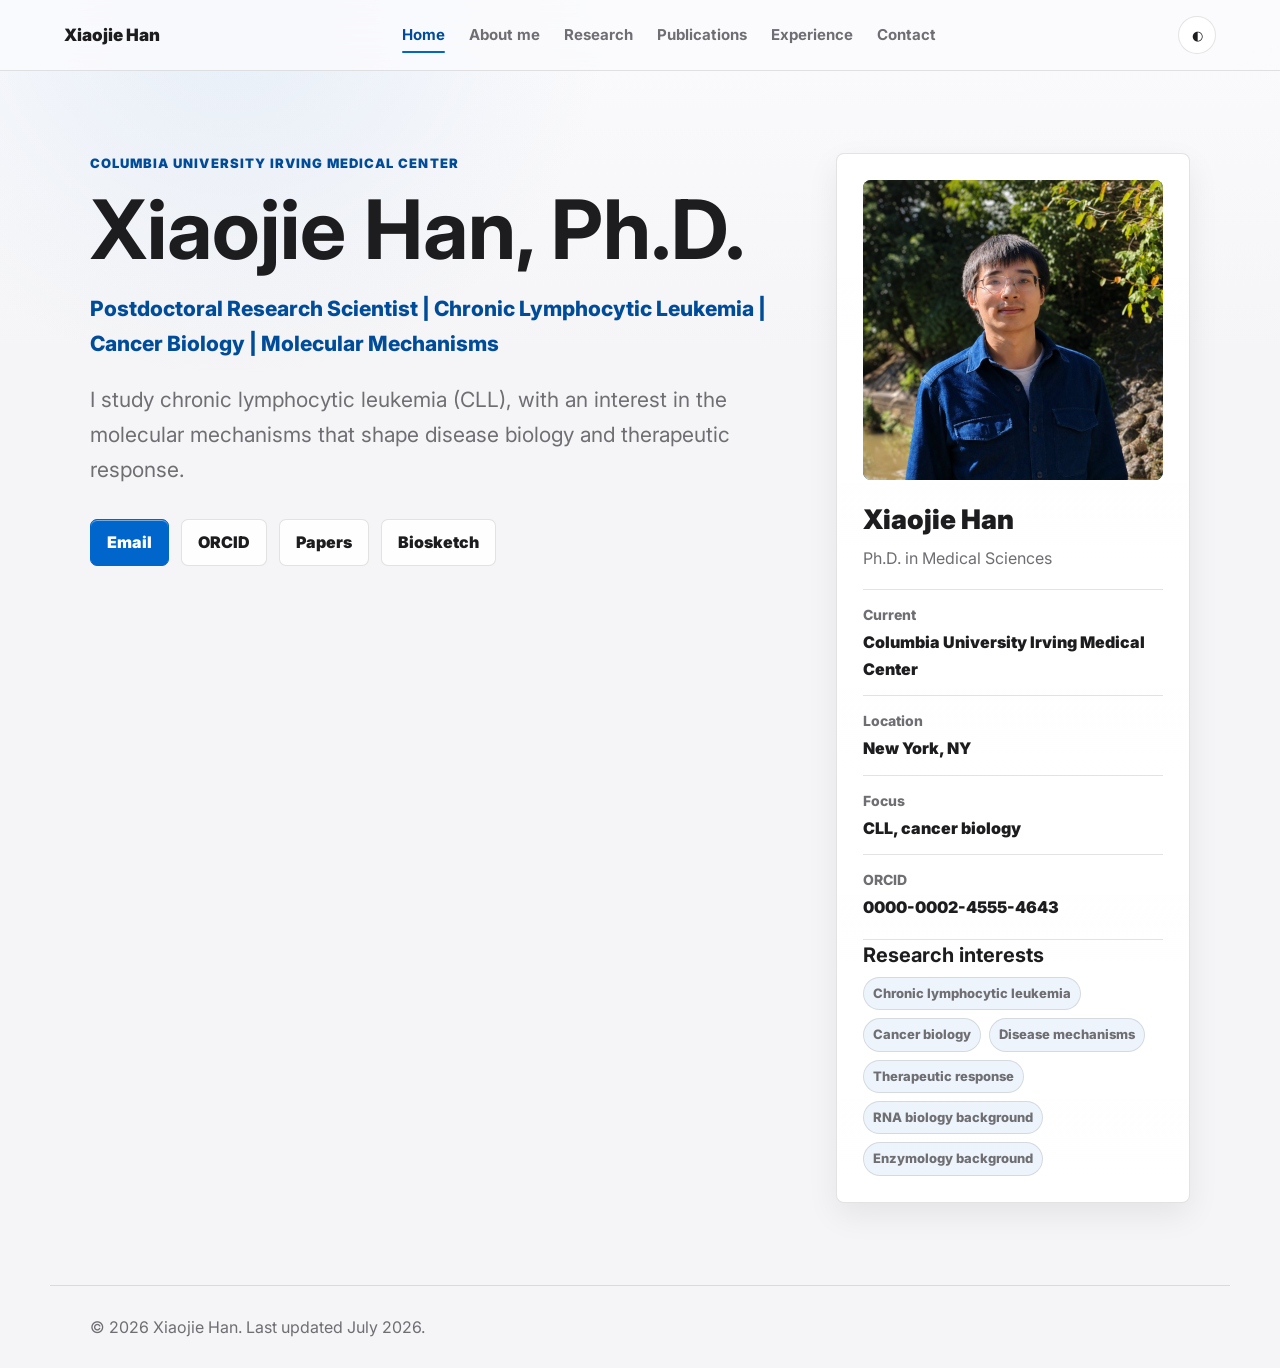
<file: index.html>
<!doctype html>
<html lang="en">
  <head>
    <meta charset="UTF-8" />
    <meta name="viewport" content="width=device-width, initial-scale=1.0" />
    <meta
      name="description"
      content="Xiaojie Han, Ph.D. Postdoctoral Research Scientist at Columbia University Irving Medical Center. Current research focuses on chronic lymphocytic leukemia (CLL), cancer biology, and molecular mechanisms of disease."
    />
    <title>Xiaojie Han, Ph.D. | CLL Researcher</title>
    <link rel="icon" href="assets/favicon.svg" type="image/svg+xml" />
    <meta property="og:type" content="website" />
    <meta property="og:title" content="Xiaojie Han, Ph.D. | CLL Researcher" />
    <meta
      property="og:description"
      content="Postdoctoral Research Scientist at Columbia University Irving Medical Center studying chronic lymphocytic leukemia (CLL)."
    />
    <meta property="og:url" content="https://hxjovo.github.io/" />
    <meta property="og:image" content="https://hxjovo.github.io/assets/og-image.svg" />
    <meta name="twitter:card" content="summary_large_image" />
    <link rel="preconnect" href="https://fonts.googleapis.com" />
    <link rel="preconnect" href="https://fonts.gstatic.com" crossorigin />
    <link
      href="https://fonts.googleapis.com/css2?family=Inter:wght@400;500;700;800;900&family=Noto+Sans+SC:wght@400;500;700&display=swap"
      rel="stylesheet"
    />
    <link rel="stylesheet" href="styles.css" />
  </head>
  <body>
    <header class="site-header">
      <a class="brand" href="index.html">Xiaojie Han</a>
      <nav class="nav-links" aria-label="Primary navigation">
        <a class="active" href="index.html">Home</a>
        <a href="about.html">About me</a>
        <a href="research.html">Research</a>
        <a href="publications.html">Publications</a>
        <a href="experience.html">Experience</a>
        <a href="contact.html">Contact</a>
      </nav>
      <button class="theme-toggle" type="button" aria-label="Toggle dark mode">
        <span aria-hidden="true">◐</span>
      </button>
    </header>

    <main>
      <section class="hero" id="home">
        <div class="hero-copy">
          <p class="eyebrow">Columbia University Irving Medical Center</p>
          <h1>Xiaojie Han, Ph.D.</h1>
          <p class="role-line">
            Postdoctoral Research Scientist | Chronic Lymphocytic Leukemia |
            Cancer Biology | Molecular Mechanisms
          </p>
          <p class="lead">
            I study chronic lymphocytic leukemia (CLL), with an interest in the
            molecular mechanisms that shape disease biology and therapeutic
            response.
          </p>
          <div class="social-links" aria-label="Academic and contact links">
            <a href="mailto:xh2747@cumc.columbia.edu" aria-label="Email">Email</a>
            <a href="https://orcid.org/0000-0002-4555-4643" aria-label="ORCID">
              ORCID
            </a>
            <a href="publications.html" aria-label="Publications">Papers</a>
            <a href="experience.html" aria-label="Biosketch">Biosketch</a>
          </div>
        </div>

        <aside class="profile-panel" aria-label="Profile summary and research interests">
          <div class="portrait">
            <img src="assets/profile.jpg" alt="Xiaojie Han portrait" />
          </div>
          <div>
            <p class="profile-name">Xiaojie Han</p>
            <p class="profile-role">Ph.D. in Medical Sciences</p>
          </div>
          <dl class="quick-facts">
            <div>
              <dt>Current</dt>
              <dd>Columbia University Irving Medical Center</dd>
            </div>
            <div>
              <dt>Location</dt>
              <dd>New York, NY</dd>
            </div>
            <div>
              <dt>Focus</dt>
              <dd>CLL, cancer biology</dd>
            </div>
            <div>
              <dt>ORCID</dt>
              <dd>
                <a href="https://orcid.org/0000-0002-4555-4643">
                  0000-0002-4555-4643
                </a>
              </dd>
            </div>
          </dl>
          <div class="interest-list">
            <h2>Research interests</h2>
            <ul>
              <li>Chronic lymphocytic leukemia</li>
              <li>Cancer biology</li>
              <li>Disease mechanisms</li>
              <li>Therapeutic response</li>
              <li>RNA biology background</li>
              <li>Enzymology background</li>
            </ul>
          </div>
        </aside>
      </section>
    </main>

    <footer class="site-footer">
      <p>© <span id="year"></span> Xiaojie Han. Last updated July 2026.</p>
    </footer>

    <script src="script.js"></script>
  </body>
</html>
</file>
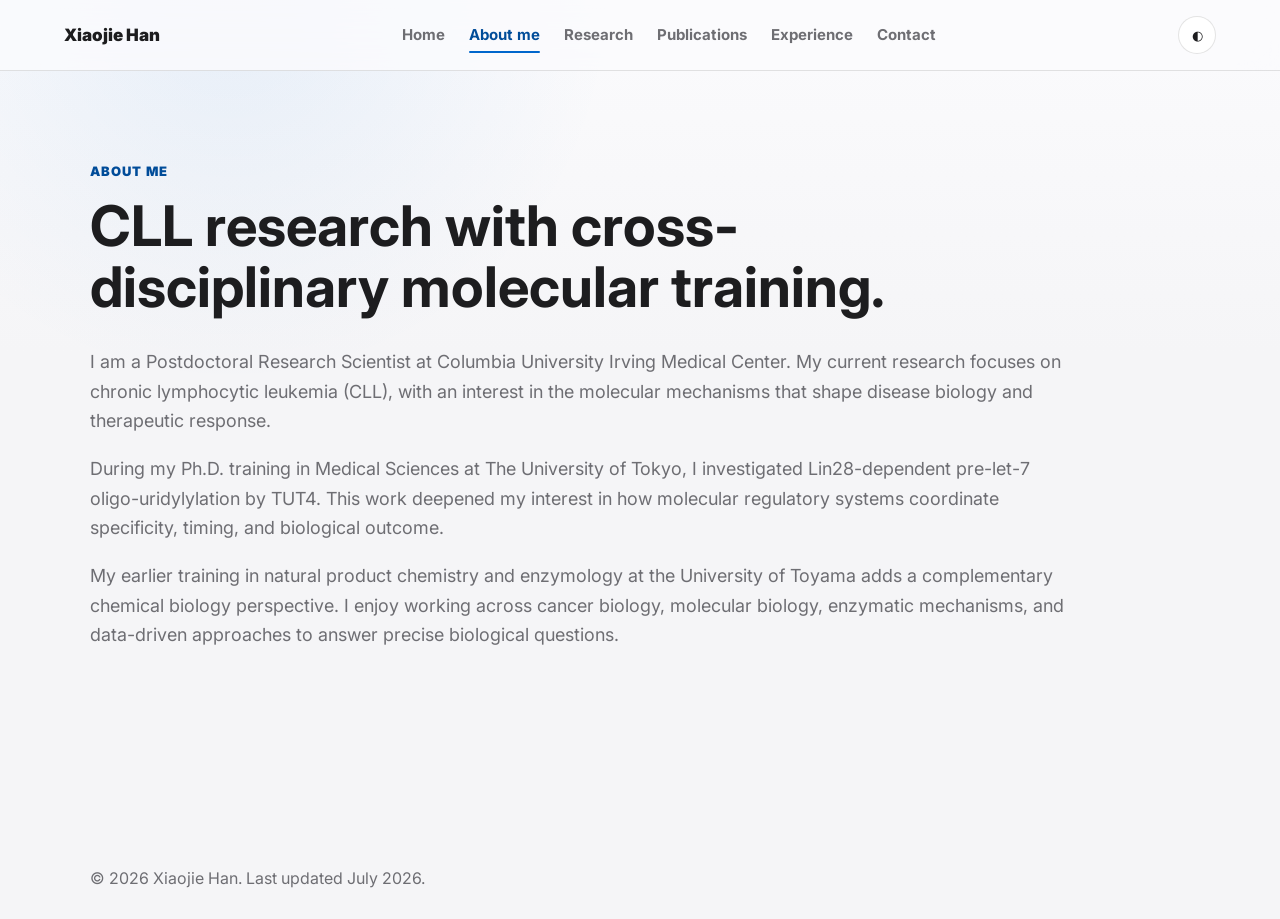
<file: about.html>
<!doctype html>
<html lang="en">
  <head>
    <meta charset="UTF-8" />
    <meta name="viewport" content="width=device-width, initial-scale=1.0" />
    <meta name="description" content="About Xiaojie Han, Ph.D." />
    <title>About me | Xiaojie Han, Ph.D.</title>
    <link rel="icon" href="assets/favicon.svg" type="image/svg+xml" />
    <meta property="og:type" content="website" />
    <meta property="og:title" content="About me | Xiaojie Han, Ph.D." />
    <meta property="og:description" content="About Xiaojie Han, Ph.D., a chronic lymphocytic leukemia researcher at Columbia University Irving Medical Center." />
    <meta property="og:url" content="https://hxjovo.github.io/about.html" />
    <meta property="og:image" content="https://hxjovo.github.io/assets/og-image.svg" />
    <meta name="twitter:card" content="summary_large_image" />
    <link rel="preconnect" href="https://fonts.googleapis.com" />
    <link rel="preconnect" href="https://fonts.gstatic.com" crossorigin />
    <link
      href="https://fonts.googleapis.com/css2?family=Inter:wght@400;500;700;800;900&family=Noto+Sans+SC:wght@400;500;700&display=swap"
      rel="stylesheet"
    />
    <link rel="stylesheet" href="styles.css" />
  </head>
  <body>
    <header class="site-header">
      <a class="brand" href="index.html">Xiaojie Han</a>
      <nav class="nav-links" aria-label="Primary navigation">
        <a href="index.html">Home</a>
        <a class="active" href="about.html">About me</a>
        <a href="research.html">Research</a>
        <a href="publications.html">Publications</a>
        <a href="experience.html">Experience</a>
        <a href="contact.html">Contact</a>
      </nav>
      <button class="theme-toggle" type="button" aria-label="Toggle dark mode">
        <span aria-hidden="true">◐</span>
      </button>
    </header>

    <main>
      <section class="section about-section page-section">
        <div class="section-heading">
          <p class="eyebrow">About me</p>
          <h1>CLL research with cross-disciplinary molecular training.</h1>
        </div>
        <div class="about-copy">
          <p>
            I am a Postdoctoral Research Scientist at Columbia University Irving
            Medical Center. My current research focuses on chronic lymphocytic
            leukemia (CLL), with an interest in the molecular mechanisms that
            shape disease biology and therapeutic response.
          </p>
          <p>
            During my Ph.D. training in Medical Sciences at The University of
            Tokyo, I investigated Lin28-dependent pre-let-7 oligo-uridylylation
            by TUT4. This work deepened my interest in how molecular regulatory
            systems coordinate specificity, timing, and biological outcome.
          </p>
          <p>
            My earlier training in natural product chemistry and enzymology at
            the University of Toyama adds a complementary chemical biology
            perspective. I enjoy working across cancer biology, molecular
            biology, enzymatic mechanisms, and data-driven approaches to answer
            precise biological questions.
          </p>
        </div>
      </section>
    </main>

    <footer class="site-footer">
      <p>© <span id="year"></span> Xiaojie Han. Last updated July 2026.</p>
    </footer>
    <script src="script.js"></script>
  </body>
</html>
</file>
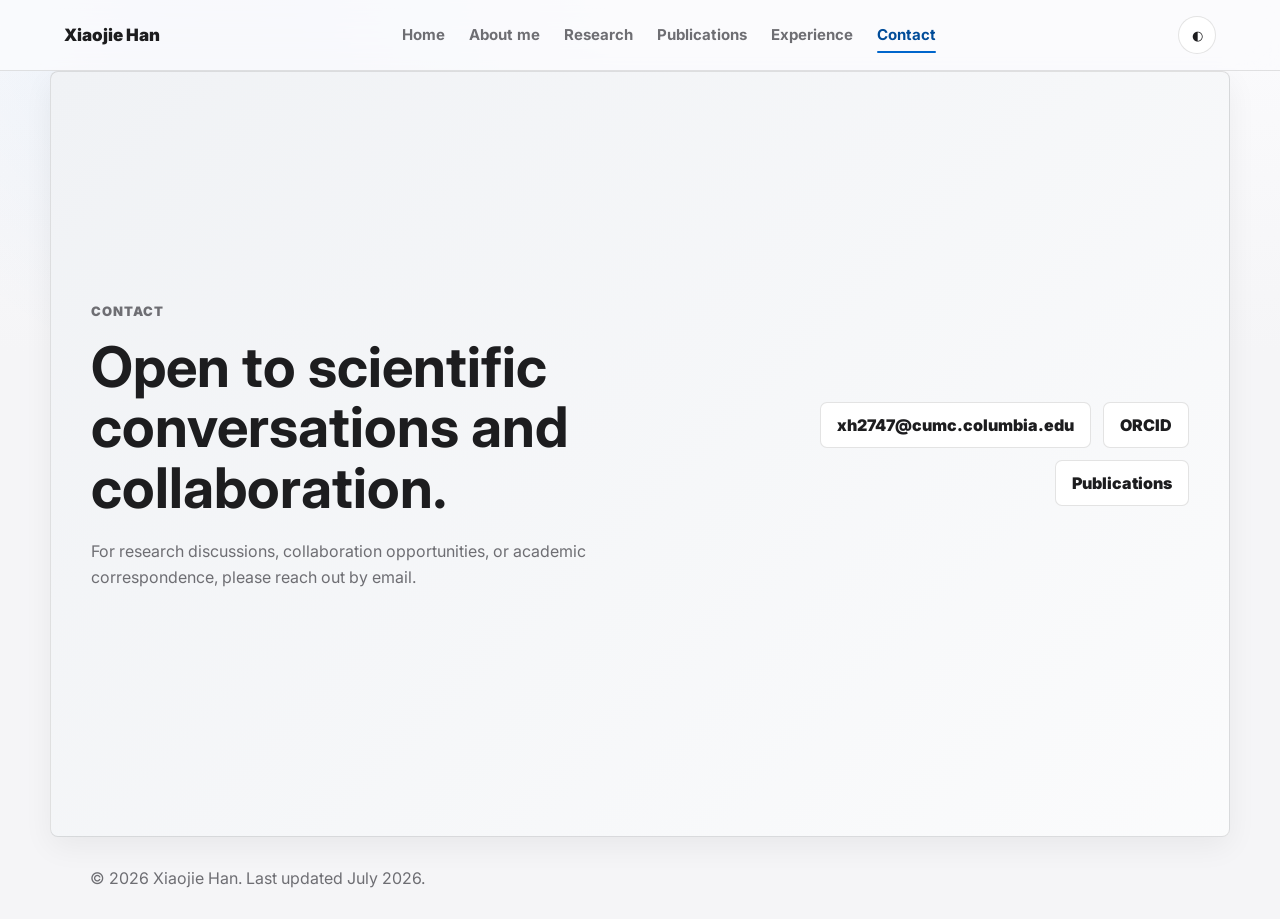
<file: contact.html>
<!doctype html>
<html lang="en">
  <head>
    <meta charset="UTF-8" />
    <meta name="viewport" content="width=device-width, initial-scale=1.0" />
    <meta name="description" content="Contact Xiaojie Han, Ph.D." />
    <title>Contact | Xiaojie Han, Ph.D.</title>
    <link rel="icon" href="assets/favicon.svg" type="image/svg+xml" />
    <meta property="og:type" content="website" />
    <meta property="og:title" content="Contact | Xiaojie Han, Ph.D." />
    <meta property="og:description" content="Contact Xiaojie Han, Ph.D. for research discussions and academic correspondence." />
    <meta property="og:url" content="https://hxjovo.github.io/contact.html" />
    <meta property="og:image" content="https://hxjovo.github.io/assets/og-image.svg" />
    <meta name="twitter:card" content="summary_large_image" />
    <link rel="preconnect" href="https://fonts.googleapis.com" />
    <link rel="preconnect" href="https://fonts.gstatic.com" crossorigin />
    <link
      href="https://fonts.googleapis.com/css2?family=Inter:wght@400;500;700;800;900&family=Noto+Sans+SC:wght@400;500;700&display=swap"
      rel="stylesheet"
    />
    <link rel="stylesheet" href="styles.css" />
  </head>
  <body>
    <header class="site-header">
      <a class="brand" href="index.html">Xiaojie Han</a>
      <nav class="nav-links" aria-label="Primary navigation">
        <a href="index.html">Home</a>
        <a href="about.html">About me</a>
        <a href="research.html">Research</a>
        <a href="publications.html">Publications</a>
        <a href="experience.html">Experience</a>
        <a class="active" href="contact.html">Contact</a>
      </nav>
      <button class="theme-toggle" type="button" aria-label="Toggle dark mode">
        <span aria-hidden="true">◐</span>
      </button>
    </header>

    <main>
      <section class="contact-section page-section">
        <div>
          <p class="eyebrow">Contact</p>
          <h1>Open to scientific conversations and collaboration.</h1>
          <p>
            For research discussions, collaboration opportunities, or academic
            correspondence, please reach out by email.
          </p>
        </div>
        <div class="contact-links">
          <a href="mailto:xh2747@cumc.columbia.edu">xh2747@cumc.columbia.edu</a>
          <a href="https://orcid.org/0000-0002-4555-4643">ORCID</a>
          <a href="publications.html">Publications</a>
        </div>
      </section>
    </main>

    <footer class="site-footer">
      <p>© <span id="year"></span> Xiaojie Han. Last updated July 2026.</p>
    </footer>
    <script src="script.js"></script>
  </body>
</html>
</file>
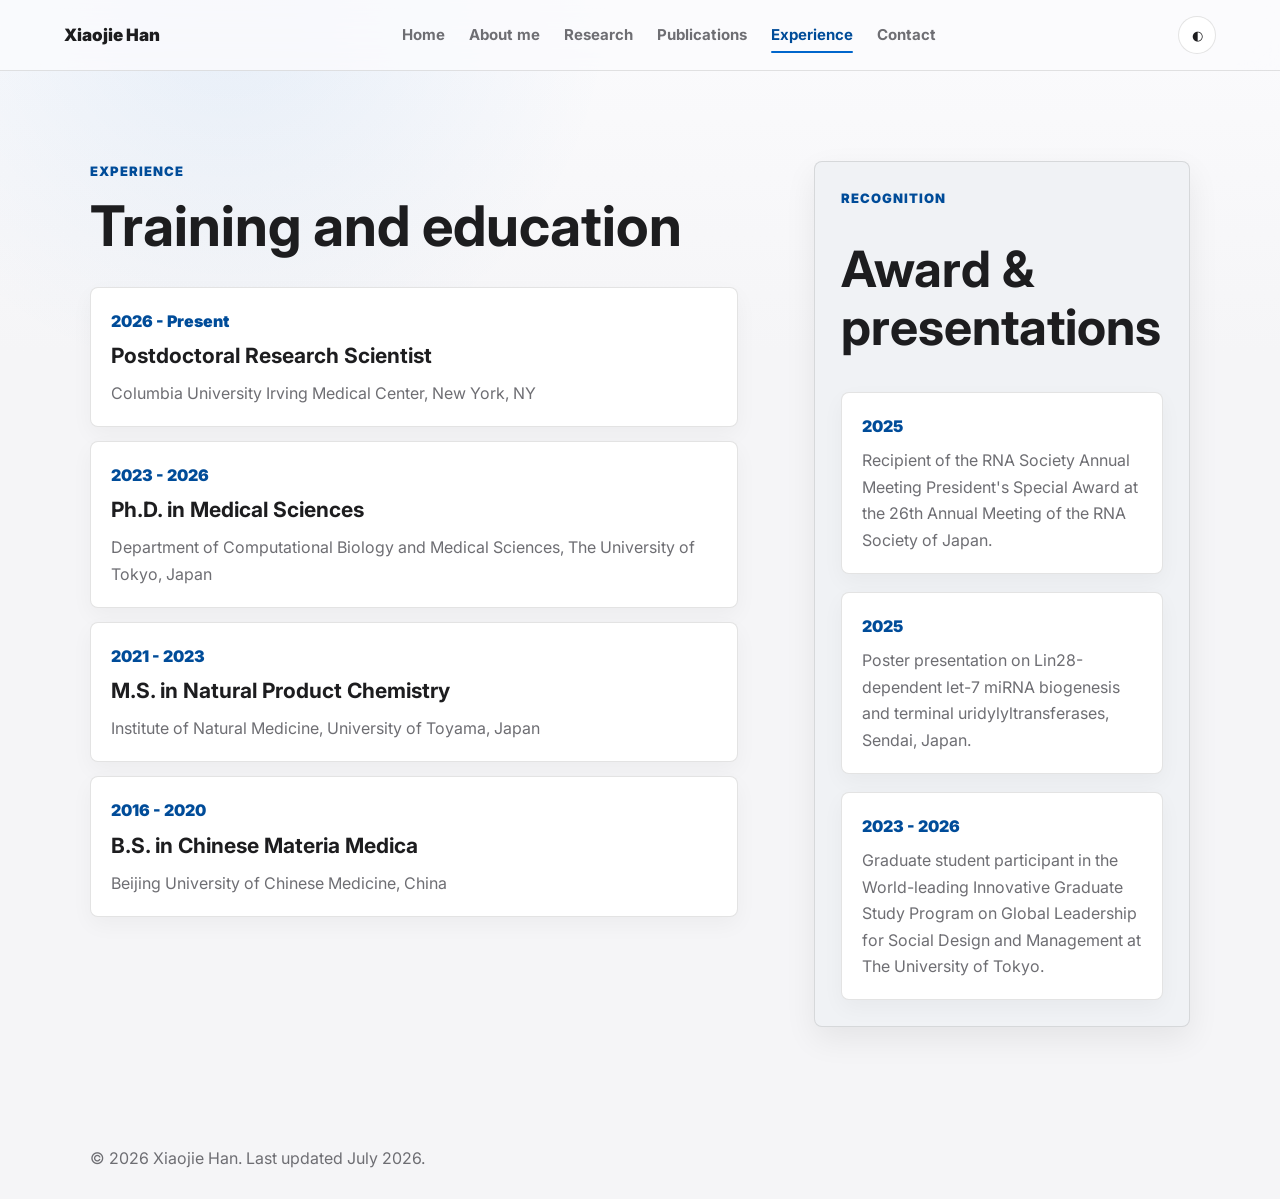
<file: experience.html>
<!doctype html>
<html lang="en">
  <head>
    <meta charset="UTF-8" />
    <meta name="viewport" content="width=device-width, initial-scale=1.0" />
    <meta name="description" content="Experience and education of Xiaojie Han, Ph.D." />
    <title>Experience | Xiaojie Han, Ph.D.</title>
    <link rel="icon" href="assets/favicon.svg" type="image/svg+xml" />
    <meta property="og:type" content="website" />
    <meta property="og:title" content="Experience | Xiaojie Han, Ph.D." />
    <meta property="og:description" content="Training, education, awards, and presentations of Xiaojie Han, Ph.D." />
    <meta property="og:url" content="https://hxjovo.github.io/experience.html" />
    <meta property="og:image" content="https://hxjovo.github.io/assets/og-image.svg" />
    <meta name="twitter:card" content="summary_large_image" />
    <link rel="preconnect" href="https://fonts.googleapis.com" />
    <link rel="preconnect" href="https://fonts.gstatic.com" crossorigin />
    <link
      href="https://fonts.googleapis.com/css2?family=Inter:wght@400;500;700;800;900&family=Noto+Sans+SC:wght@400;500;700&display=swap"
      rel="stylesheet"
    />
    <link rel="stylesheet" href="styles.css" />
  </head>
  <body>
    <header class="site-header">
      <a class="brand" href="index.html">Xiaojie Han</a>
      <nav class="nav-links" aria-label="Primary navigation">
        <a href="index.html">Home</a>
        <a href="about.html">About me</a>
        <a href="research.html">Research</a>
        <a href="publications.html">Publications</a>
        <a class="active" href="experience.html">Experience</a>
        <a href="contact.html">Contact</a>
      </nav>
      <button class="theme-toggle" type="button" aria-label="Toggle dark mode">
        <span aria-hidden="true">◐</span>
      </button>
    </header>

    <main>
      <section class="section two-column page-section">
        <div>
          <div class="section-heading">
            <p class="eyebrow">Experience</p>
            <h1>Training and education</h1>
          </div>
          <div class="timeline">
            <article>
              <span>2026 - Present</span>
              <h3>Postdoctoral Research Scientist</h3>
              <p>Columbia University Irving Medical Center, New York, NY</p>
            </article>
            <article>
              <span>2023 - 2026</span>
              <h3>Ph.D. in Medical Sciences</h3>
              <p>
                Department of Computational Biology and Medical Sciences,
                The University of Tokyo, Japan
              </p>
            </article>
            <article>
              <span>2021 - 2023</span>
              <h3>M.S. in Natural Product Chemistry</h3>
              <p>Institute of Natural Medicine, University of Toyama, Japan</p>
            </article>
            <article>
              <span>2016 - 2020</span>
              <h3>B.S. in Chinese Materia Medica</h3>
              <p>Beijing University of Chinese Medicine, China</p>
            </article>
          </div>
        </div>
        <aside class="highlight-panel">
          <p class="eyebrow">Recognition</p>
          <h2>Award & presentations</h2>
          <div class="highlight-item">
            <span>2025</span>
            <p>
              Recipient of the RNA Society Annual Meeting President's Special
              Award at the 26th Annual Meeting of the RNA Society of Japan.
            </p>
          </div>
          <div class="highlight-item">
            <span>2025</span>
            <p>
              Poster presentation on Lin28-dependent let-7 miRNA biogenesis and
              terminal uridylyltransferases, Sendai, Japan.
            </p>
          </div>
          <div class="highlight-item">
            <span>2023 - 2026</span>
            <p>
              Graduate student participant in the World-leading Innovative
              Graduate Study Program on Global Leadership for Social Design and
              Management at The University of Tokyo.
            </p>
          </div>
        </aside>
      </section>
    </main>

    <footer class="site-footer">
      <p>© <span id="year"></span> Xiaojie Han. Last updated July 2026.</p>
    </footer>
    <script src="script.js"></script>
  </body>
</html>
</file>
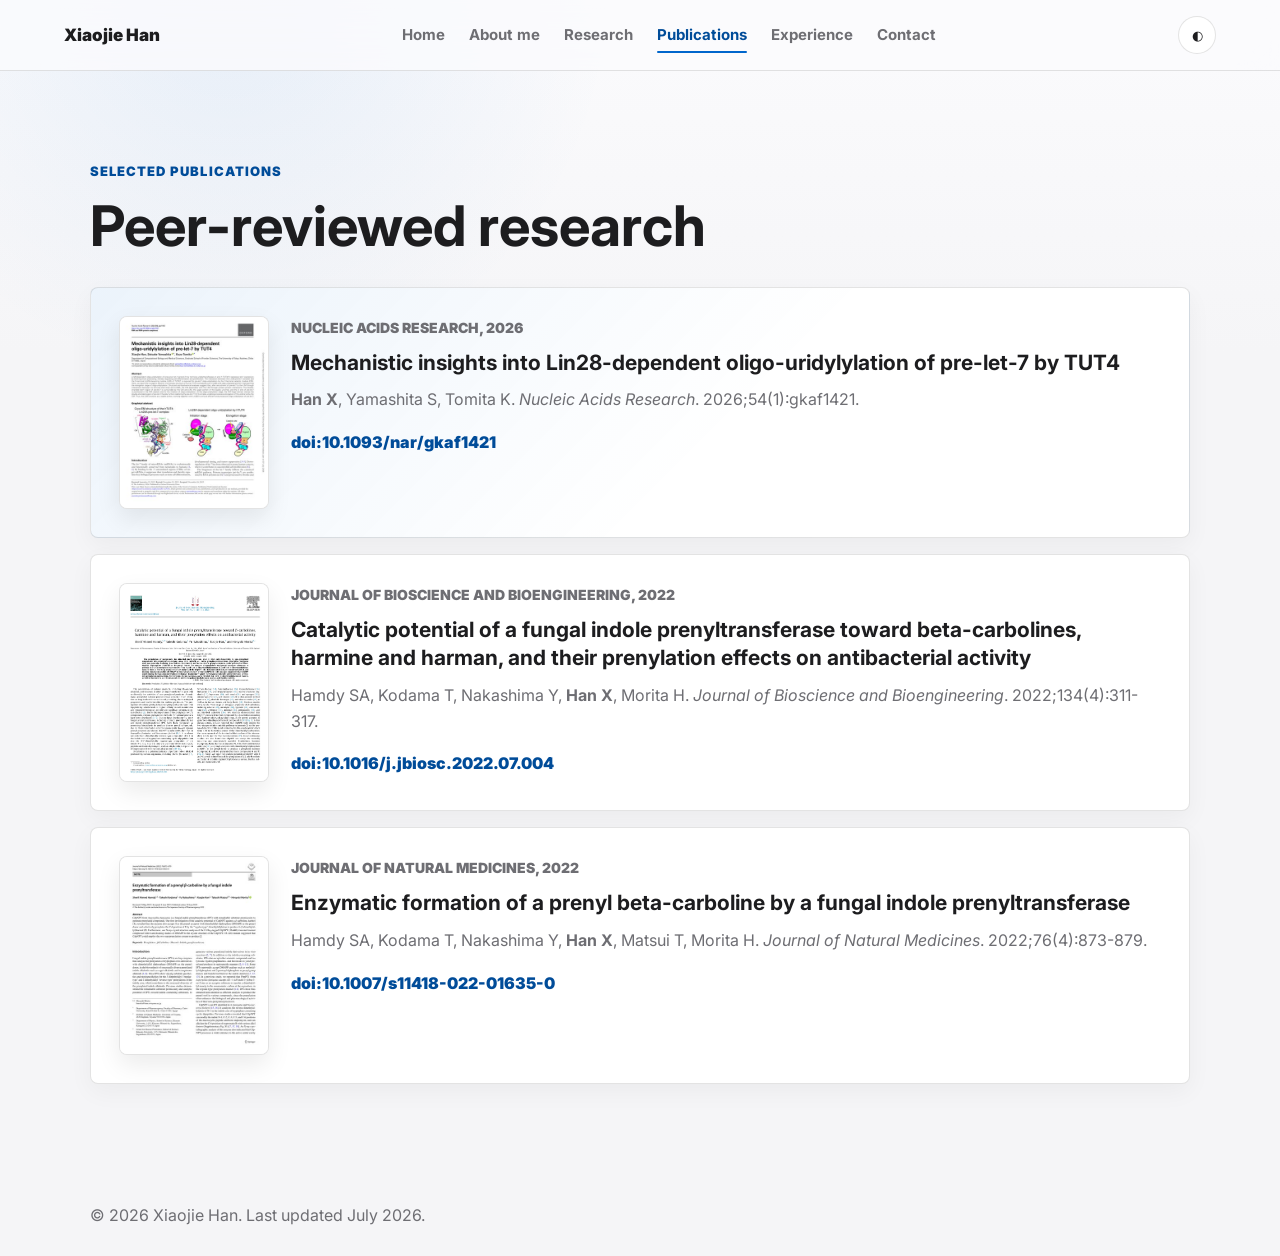
<file: publications.html>
<!doctype html>
<html lang="en">
  <head>
    <meta charset="UTF-8" />
    <meta name="viewport" content="width=device-width, initial-scale=1.0" />
    <meta name="description" content="Publications by Xiaojie Han, Ph.D." />
    <title>Publications | Xiaojie Han, Ph.D.</title>
    <link rel="icon" href="assets/favicon.svg" type="image/svg+xml" />
    <meta property="og:type" content="website" />
    <meta property="og:title" content="Publications | Xiaojie Han, Ph.D." />
    <meta property="og:description" content="Selected peer-reviewed publications by Xiaojie Han, Ph.D." />
    <meta property="og:url" content="https://hxjovo.github.io/publications.html" />
    <meta property="og:image" content="https://hxjovo.github.io/assets/og-image.svg" />
    <meta name="twitter:card" content="summary_large_image" />
    <link rel="preconnect" href="https://fonts.googleapis.com" />
    <link rel="preconnect" href="https://fonts.gstatic.com" crossorigin />
    <link
      href="https://fonts.googleapis.com/css2?family=Inter:wght@400;500;700;800;900&family=Noto+Sans+SC:wght@400;500;700&display=swap"
      rel="stylesheet"
    />
    <link rel="stylesheet" href="styles.css" />
  </head>
  <body>
    <header class="site-header">
      <a class="brand" href="index.html">Xiaojie Han</a>
      <nav class="nav-links" aria-label="Primary navigation">
        <a href="index.html">Home</a>
        <a href="about.html">About me</a>
        <a href="research.html">Research</a>
        <a class="active" href="publications.html">Publications</a>
        <a href="experience.html">Experience</a>
        <a href="contact.html">Contact</a>
      </nav>
      <button class="theme-toggle" type="button" aria-label="Toggle dark mode">
        <span aria-hidden="true">◐</span>
      </button>
    </header>

    <main>
      <section class="section page-section">
        <div class="section-heading">
          <p class="eyebrow">Selected Publications</p>
          <h1>Peer-reviewed research</h1>
        </div>
        <div class="publication-list">
          <article class="publication featured">
            <img
              class="publication-thumb"
              src="assets/pub-nar-2026.jpg"
              alt="Title page thumbnail for the Nucleic Acids Research paper"
            />
            <div class="publication-body">
              <p class="pub-meta">Nucleic Acids Research, 2026</p>
              <h3>
                Mechanistic insights into Lin28-dependent oligo-uridylylation of
                pre-let-7 by TUT4
              </h3>
              <p>
                <strong>Han X</strong>, Yamashita S, Tomita K.
                <em>Nucleic Acids Research</em>. 2026;54(1):gkaf1421.
              </p>
              <a href="https://doi.org/10.1093/nar/gkaf1421">doi:10.1093/nar/gkaf1421</a>
            </div>
          </article>
          <article class="publication">
            <img
              class="publication-thumb"
              src="assets/pub-jbb-2022.jpg"
              alt="Title page thumbnail for the Journal of Bioscience and Bioengineering paper"
            />
            <div class="publication-body">
              <p class="pub-meta">Journal of Bioscience and Bioengineering, 2022</p>
              <h3>
                Catalytic potential of a fungal indole prenyltransferase toward
                beta-carbolines, harmine and harman, and their prenylation effects
                on antibacterial activity
              </h3>
              <p>
                Hamdy SA, Kodama T, Nakashima Y, <strong>Han X</strong>, Morita H.
                <em>Journal of Bioscience and Bioengineering</em>.
                2022;134(4):311-317.
              </p>
              <a href="https://doi.org/10.1016/j.jbiosc.2022.07.004">
                doi:10.1016/j.jbiosc.2022.07.004
              </a>
            </div>
          </article>
          <article class="publication">
            <img
              class="publication-thumb"
              src="assets/pub-jnm-2022.jpg"
              alt="Title page thumbnail for the Journal of Natural Medicines paper"
            />
            <div class="publication-body">
              <p class="pub-meta">Journal of Natural Medicines, 2022</p>
              <h3>
                Enzymatic formation of a prenyl beta-carboline by a fungal indole
                prenyltransferase
              </h3>
              <p>
                Hamdy SA, Kodama T, Nakashima Y, <strong>Han X</strong>, Matsui T,
                Morita H. <em>Journal of Natural Medicines</em>. 2022;76(4):873-879.
              </p>
              <a href="https://doi.org/10.1007/s11418-022-01635-0">
                doi:10.1007/s11418-022-01635-0
              </a>
            </div>
          </article>
        </div>
      </section>
    </main>

    <footer class="site-footer">
      <p>© <span id="year"></span> Xiaojie Han. Last updated July 2026.</p>
    </footer>
    <script src="script.js"></script>
  </body>
</html>
</file>
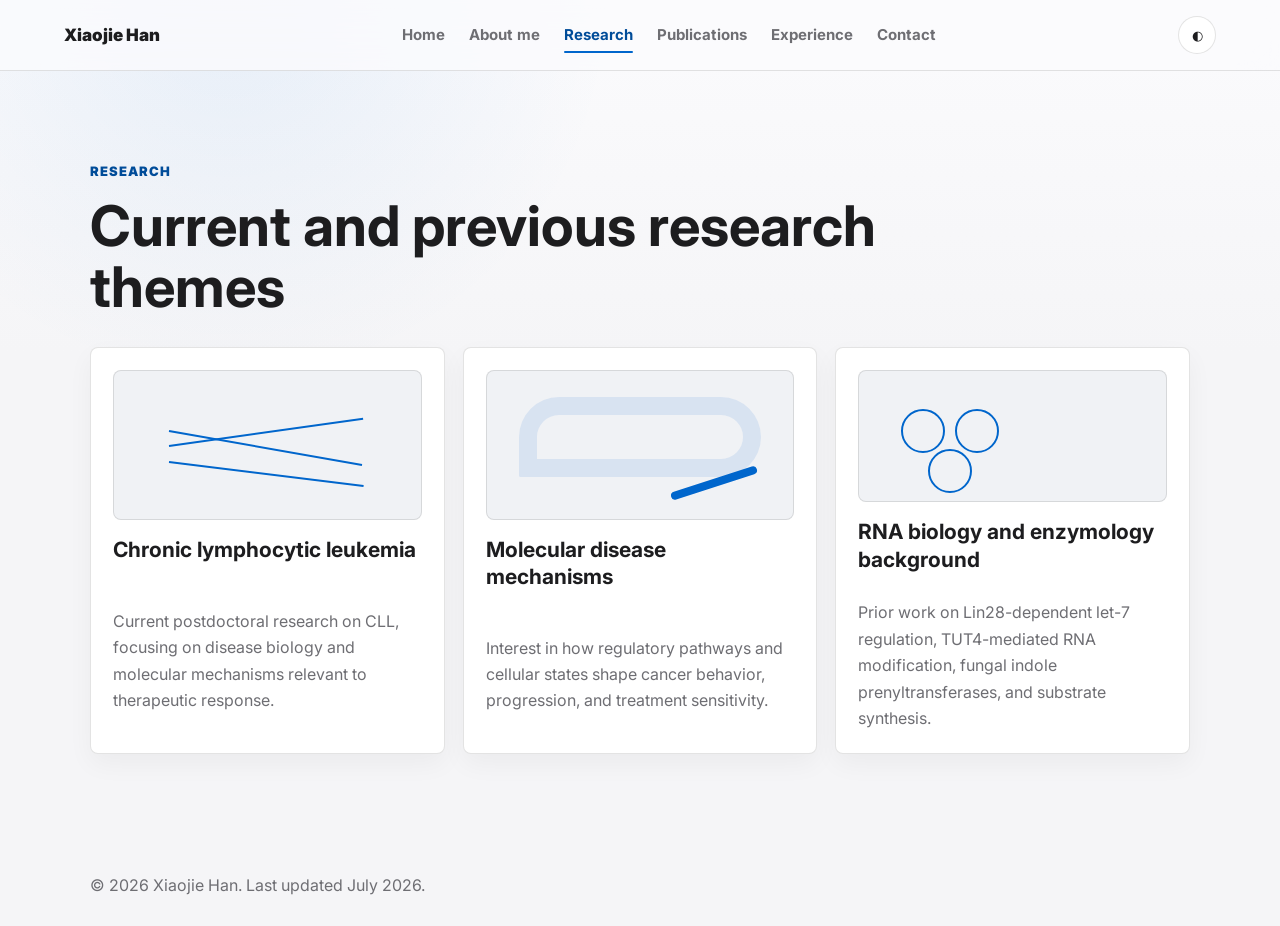
<file: research.html>
<!doctype html>
<html lang="en">
  <head>
    <meta charset="UTF-8" />
    <meta name="viewport" content="width=device-width, initial-scale=1.0" />
    <meta name="description" content="Research interests of Xiaojie Han, Ph.D." />
    <title>Research | Xiaojie Han, Ph.D.</title>
    <link rel="icon" href="assets/favicon.svg" type="image/svg+xml" />
    <meta property="og:type" content="website" />
    <meta property="og:title" content="Research | Xiaojie Han, Ph.D." />
    <meta property="og:description" content="Research themes in chronic lymphocytic leukemia, cancer biology, molecular mechanisms, and prior RNA biology training." />
    <meta property="og:url" content="https://hxjovo.github.io/research.html" />
    <meta property="og:image" content="https://hxjovo.github.io/assets/og-image.svg" />
    <meta name="twitter:card" content="summary_large_image" />
    <link rel="preconnect" href="https://fonts.googleapis.com" />
    <link rel="preconnect" href="https://fonts.gstatic.com" crossorigin />
    <link
      href="https://fonts.googleapis.com/css2?family=Inter:wght@400;500;700;800;900&family=Noto+Sans+SC:wght@400;500;700&display=swap"
      rel="stylesheet"
    />
    <link rel="stylesheet" href="styles.css" />
  </head>
  <body>
    <header class="site-header">
      <a class="brand" href="index.html">Xiaojie Han</a>
      <nav class="nav-links" aria-label="Primary navigation">
        <a href="index.html">Home</a>
        <a href="about.html">About me</a>
        <a class="active" href="research.html">Research</a>
        <a href="publications.html">Publications</a>
        <a href="experience.html">Experience</a>
        <a href="contact.html">Contact</a>
      </nav>
      <button class="theme-toggle" type="button" aria-label="Toggle dark mode">
        <span aria-hidden="true">◐</span>
      </button>
    </header>

    <main>
      <section class="section intro-section page-section">
        <div class="section-heading">
          <p class="eyebrow">Research</p>
          <h1>Current and previous research themes</h1>
        </div>
        <div class="research-grid">
          <article class="research-card">
            <div class="diagram rna-diagram" aria-hidden="true">
              <span></span><span></span><span></span>
            </div>
            <h3>Chronic lymphocytic leukemia</h3>
            <p>
              Current postdoctoral research on CLL, focusing on disease biology
              and molecular mechanisms relevant to therapeutic response.
            </p>
          </article>
          <article class="research-card">
            <div class="diagram enzyme-diagram" aria-hidden="true">
              <span></span><span></span>
            </div>
            <h3>Molecular disease mechanisms</h3>
            <p>
              Interest in how regulatory pathways and cellular states shape
              cancer behavior, progression, and treatment sensitivity.
            </p>
          </article>
          <article class="research-card">
            <div class="diagram chemistry-diagram" aria-hidden="true">
              <span></span><span></span><span></span>
            </div>
            <h3>RNA biology and enzymology background</h3>
            <p>
              Prior work on Lin28-dependent let-7 regulation, TUT4-mediated RNA
              modification, fungal indole prenyltransferases, and substrate
              synthesis.
            </p>
          </article>
        </div>
      </section>
    </main>

    <footer class="site-footer">
      <p>© <span id="year"></span> Xiaojie Han. Last updated July 2026.</p>
    </footer>
    <script src="script.js"></script>
  </body>
</html>
</file>
<file: styles.css>
:root {
  color-scheme: light;
  --bg: #f5f5f7;
  --bg-soft: #fbfbfd;
  --surface: #ffffff;
  --surface-strong: #f0f2f5;
  --text: #1d1d1f;
  --muted: #6e6e73;
  --line: rgba(29, 29, 31, 0.12);
  --accent: #0066cc;
  --accent-strong: #004c99;
  --accent-soft: rgba(0, 102, 204, 0.1);
  --gold: #8a6d3b;
  --shadow: 0 12px 32px rgba(0, 0, 0, 0.07);
  --max: 1180px;
}

body.dark {
  color-scheme: dark;
  --bg: #000000;
  --bg-soft: #161617;
  --surface: #1d1d1f;
  --surface-strong: #2c2c2e;
  --text: #f5f5f7;
  --muted: #a1a1a6;
  --line: rgba(245, 245, 247, 0.16);
  --accent: #2997ff;
  --accent-strong: #7cc0ff;
  --accent-soft: rgba(41, 151, 255, 0.14);
  --gold: #d2b46d;
  --shadow: 0 16px 44px rgba(0, 0, 0, 0.36);
}

* {
  box-sizing: border-box;
}

html {
  scroll-behavior: smooth;
}

body {
  margin: 0;
  color: var(--text);
  background:
    radial-gradient(circle at 18% 0%, rgba(0, 102, 204, 0.08), transparent 24rem),
    linear-gradient(180deg, var(--bg-soft), var(--bg) 22rem);
  font-family: Inter, "Noto Sans SC", system-ui, -apple-system, BlinkMacSystemFont,
    "Segoe UI", sans-serif;
  line-height: 1.65;
}

a {
  color: inherit;
  text-decoration: none;
}

a:hover,
a:focus-visible {
  color: var(--accent-strong);
}

a:focus-visible,
button:focus-visible {
  outline: 3px solid var(--accent-soft);
  outline-offset: 3px;
}

.site-header {
  position: sticky;
  top: 0;
  z-index: 20;
  display: flex;
  align-items: center;
  justify-content: space-between;
  gap: 24px;
  padding: 16px clamp(20px, 5vw, 76px);
  background: color-mix(in srgb, var(--bg-soft) 84%, transparent);
  border-bottom: 1px solid var(--line);
  backdrop-filter: blur(18px);
}

.brand {
  flex: 0 0 auto;
  color: var(--text);
  font-size: 17px;
  font-weight: 900;
}

.nav-links {
  display: flex;
  align-items: center;
  gap: clamp(10px, 2vw, 24px);
  color: var(--muted);
  font-size: 15px;
  font-weight: 700;
}

.nav-links a {
  position: relative;
  padding: 6px 0;
}

.nav-links a.active {
  color: var(--accent-strong);
}

.nav-links a.active::after,
.nav-links a:hover::after,
.nav-links a:focus-visible::after {
  position: absolute;
  right: 0;
  bottom: 0;
  left: 0;
  height: 2px;
  content: "";
  background: var(--accent);
  border-radius: 999px;
}

.theme-toggle {
  display: inline-grid;
  width: 38px;
  height: 38px;
  place-items: center;
  cursor: pointer;
  color: var(--text);
  background: var(--surface);
  border: 1px solid var(--line);
  border-radius: 999px;
}

.hero {
  display: grid;
  grid-template-columns: minmax(0, 1fr) minmax(320px, 0.52fr);
  align-items: start;
  gap: clamp(30px, 5vw, 64px);
  max-width: var(--max);
  margin: 0 auto;
  min-height: calc(100vh - 126px);
  padding: clamp(46px, 7vw, 82px) clamp(20px, 5vw, 40px);
  border-bottom: 1px solid var(--line);
}

.hero-copy {
  max-width: 850px;
}

.eyebrow {
  margin: 0 0 14px;
  color: var(--accent-strong);
  font-size: 13px;
  font-weight: 900;
  letter-spacing: 0.08em;
  text-transform: uppercase;
}

h1,
h2,
h3,
p {
  margin-top: 0;
}

h1 {
  margin-bottom: 20px;
  font-size: clamp(44px, 7vw, 82px);
  line-height: 1.02;
  letter-spacing: 0;
}

.section h1,
.contact-section h1 {
  max-width: 880px;
  font-size: clamp(34px, 5vw, 56px);
  line-height: 1.08;
}

h2 {
  margin-bottom: 18px;
  font-size: clamp(30px, 4vw, 50px);
  line-height: 1.15;
  letter-spacing: 0;
}

h3 {
  margin-bottom: 10px;
  font-size: 21px;
  line-height: 1.32;
}

.lead {
  max-width: 760px;
  color: var(--muted);
  font-size: clamp(17px, 2vw, 21px);
}

.role-line {
  max-width: 860px;
  margin-bottom: 22px;
  color: var(--accent-strong);
  font-size: clamp(16px, 2vw, 21px);
  font-weight: 800;
}

.social-links,
.contact-links {
  display: flex;
  flex-wrap: wrap;
  gap: 12px;
  margin-top: 32px;
}

.social-links a,
.contact-links a {
  display: inline-flex;
  min-height: 44px;
  align-items: center;
  justify-content: center;
  padding: 9px 16px;
  border: 1px solid var(--line);
  border-radius: 7px;
  font-weight: 900;
}

.social-links a {
  background: color-mix(in srgb, var(--surface) 88%, transparent);
  box-shadow: 0 1px 0 rgba(255, 255, 255, 0.45) inset;
  transition:
    border-color 160ms ease,
    color 160ms ease,
    transform 160ms ease,
    background 160ms ease;
}

.social-links a:first-child {
  color: #ffffff;
  background: var(--accent);
  border-color: var(--accent);
}

.social-links a:hover,
.social-links a:focus-visible,
.contact-links a:hover,
.contact-links a:focus-visible {
  transform: translateY(-1px);
  border-color: color-mix(in srgb, var(--accent) 60%, var(--line));
}

.contact-links a {
  background: var(--surface);
}

.profile-panel,
.highlight-panel {
  display: grid;
  gap: 18px;
  padding: clamp(18px, 3vw, 26px);
  background:
    linear-gradient(180deg, color-mix(in srgb, var(--surface) 98%, transparent), var(--surface)),
    var(--surface);
  border: 1px solid var(--line);
  border-radius: 8px;
  box-shadow: var(--shadow);
}

.portrait {
  display: grid;
  aspect-ratio: 1;
  place-items: center;
  color: var(--surface);
  background:
    linear-gradient(135deg, rgba(255, 255, 255, 0.18), transparent 42%),
    radial-gradient(circle at 36% 28%, rgba(255, 255, 255, 0.26), transparent 18%),
    linear-gradient(160deg, #1d1d1f, var(--accent));
  border-radius: 8px;
}

.portrait img {
  display: block;
  width: 100%;
  height: 100%;
  object-fit: cover;
  border-radius: inherit;
}

.portrait span {
  font-size: clamp(52px, 7vw, 82px);
  font-weight: 900;
}

.profile-name {
  margin-bottom: 2px;
  font-size: 27px;
  font-weight: 900;
}

.profile-role {
  margin-bottom: 0;
  color: var(--muted);
}

.interest-list {
  padding-top: 4px;
  border-top: 1px solid var(--line);
}

.interest-list h2 {
  margin-bottom: 10px;
  font-size: 20px;
}

.interest-list ul {
  display: flex;
  flex-wrap: wrap;
  gap: 8px;
  margin: 0;
  padding-left: 0;
  color: var(--muted);
  list-style: none;
}

.interest-list li {
  padding: 5px 9px;
  background: color-mix(in srgb, var(--accent-soft) 70%, var(--surface));
  border: 1px solid var(--line);
  border-radius: 999px;
  font-size: 13px;
  font-weight: 800;
}

.quick-facts {
  display: grid;
  gap: 13px;
  margin: 0;
}

.quick-facts div {
  display: grid;
  gap: 3px;
  padding-top: 13px;
  border-top: 1px solid var(--line);
}

dt {
  color: var(--muted);
  font-size: 14px;
  font-weight: 800;
}

dd {
  margin: 0;
  font-weight: 900;
}

.section,
.contact-section {
  max-width: var(--max);
  margin: 0 auto;
  padding: clamp(54px, 7vw, 92px) clamp(20px, 5vw, 40px);
}

.page-section {
  min-height: calc(100vh - 134px);
}

.section-heading {
  max-width: 860px;
  margin-bottom: 30px;
}

.about-copy {
  max-width: 980px;
  color: var(--muted);
  font-size: 18px;
}

.about-copy p {
  margin-bottom: 18px;
}

.research-grid {
  display: grid;
  grid-template-columns: repeat(3, minmax(0, 1fr));
  gap: 18px;
}

.research-card {
  display: grid;
  gap: 16px;
  padding: 22px;
  background: var(--surface);
  border: 1px solid var(--line);
  border-radius: 8px;
  box-shadow: 0 10px 26px rgba(0, 0, 0, 0.045);
  transition:
    border-color 160ms ease,
    transform 160ms ease,
    box-shadow 160ms ease;
}

.research-card:hover {
  transform: translateY(-2px);
  border-color: color-mix(in srgb, var(--accent) 42%, var(--line));
  box-shadow: 0 16px 34px rgba(0, 0, 0, 0.08);
}

.research-card p {
  margin-bottom: 0;
  color: var(--muted);
}

.diagram {
  position: relative;
  min-height: 132px;
  overflow: hidden;
  background: var(--surface-strong);
  border: 1px solid var(--line);
  border-radius: 8px;
}

.rna-diagram span {
  position: absolute;
  left: 18%;
  width: 64%;
  height: 2px;
  background: var(--accent);
  transform-origin: left center;
}

.rna-diagram span:nth-child(1) {
  top: 40%;
  transform: rotate(10deg);
}

.rna-diagram span:nth-child(2) {
  top: 50%;
  transform: rotate(-8deg);
}

.rna-diagram span:nth-child(3) {
  top: 61%;
  transform: rotate(7deg);
}

.enzyme-diagram span:first-child {
  position: absolute;
  inset: 26px 32px 42px;
  border: 18px solid var(--accent-soft);
  border-radius: 999px 999px 999px 40px;
}

.enzyme-diagram span:last-child {
  position: absolute;
  right: 34px;
  bottom: 32px;
  width: 90px;
  height: 8px;
  background: var(--accent);
  border-radius: 999px;
  transform: rotate(-18deg);
}

.chemistry-diagram span {
  position: absolute;
  width: 44px;
  height: 44px;
  border: 2px solid var(--accent);
  border-radius: 50%;
}

.chemistry-diagram span:nth-child(1) {
  top: 38px;
  left: 42px;
}

.chemistry-diagram span:nth-child(2) {
  top: 38px;
  left: 96px;
}

.chemistry-diagram span:nth-child(3) {
  top: 78px;
  left: 69px;
}

.publication-list {
  display: grid;
  gap: 16px;
}

.publication {
  display: grid;
  grid-template-columns: minmax(118px, 150px) minmax(0, 1fr);
  gap: 22px;
  align-items: start;
  padding: clamp(20px, 3vw, 28px);
  background: var(--surface);
  border: 1px solid var(--line);
  border-radius: 8px;
  box-shadow: 0 8px 24px rgba(0, 0, 0, 0.045);
}

.publication.featured {
  background:
    linear-gradient(135deg, color-mix(in srgb, var(--accent-soft) 75%, transparent), transparent 58%),
    var(--surface);
}

.publication p {
  color: var(--muted);
}

.publication-thumb {
  display: block;
  width: 100%;
  max-width: 150px;
  height: auto;
  background: #ffffff;
  border: 1px solid var(--line);
  border-radius: 8px;
  box-shadow: 0 10px 24px rgba(0, 0, 0, 0.08);
}

.publication-body {
  min-width: 0;
}

.publication a {
  color: var(--accent-strong);
  font-weight: 900;
}

.pub-meta {
  margin-bottom: 10px;
  color: var(--gold);
  font-size: 14px;
  font-weight: 900;
  text-transform: uppercase;
}

.two-column {
  display: grid;
  grid-template-columns: minmax(0, 1fr) minmax(300px, 0.58fr);
  gap: clamp(30px, 6vw, 76px);
}

.timeline {
  display: grid;
  gap: 14px;
}

.timeline article,
.highlight-item {
  padding: 20px;
  background: var(--surface);
  border: 1px solid var(--line);
  border-radius: 8px;
  box-shadow: 0 8px 22px rgba(0, 0, 0, 0.04);
}

.timeline span,
.highlight-item span {
  display: block;
  margin-bottom: 8px;
  color: var(--accent-strong);
  font-weight: 900;
}

.timeline p,
.highlight-item p {
  margin-bottom: 0;
  color: var(--muted);
}

.highlight-panel {
  align-self: start;
  background: var(--surface-strong);
}

.contact-section {
  display: grid;
  grid-template-columns: minmax(0, 0.85fr) minmax(280px, 0.68fr);
  align-items: center;
  gap: 32px;
  background:
    linear-gradient(135deg, var(--surface-strong), color-mix(in srgb, var(--surface) 72%, var(--surface-strong)));
  border: 1px solid var(--line);
  border-radius: 8px;
  box-shadow: 0 10px 30px rgba(0, 0, 0, 0.055);
}

.contact-section p {
  max-width: 660px;
  color: var(--muted);
}

.contact-links {
  justify-content: flex-end;
  margin-top: 0;
}

.site-footer {
  max-width: var(--max);
  margin: 0 auto;
  padding: 28px clamp(20px, 5vw, 40px);
  color: var(--muted);
}

.site-footer p {
  margin: 0;
}

@media (max-width: 920px) {
  .site-header {
    align-items: flex-start;
    flex-wrap: wrap;
    gap: 12px 18px;
  }

  .nav-links {
    order: 3;
    width: 100%;
    overflow-x: auto;
    padding-bottom: 3px;
    scrollbar-width: thin;
  }

  .hero,
  .research-grid,
  .two-column,
  .publication,
  .contact-section {
    grid-template-columns: 1fr;
  }

  .hero {
    min-height: auto;
  }

  .profile-panel {
    max-width: 520px;
  }

  .publication-thumb {
    max-width: 180px;
  }

  .contact-links {
    justify-content: flex-start;
  }
}

@media (max-width: 540px) {
  .site-header,
  .hero,
  .section,
  .contact-section,
  .site-footer {
    padding-inline: 16px;
  }

  h1 {
    font-size: 40px;
  }

  .section h1,
  .contact-section h1 {
    font-size: 34px;
  }

  .social-links a,
  .contact-links a {
    width: 100%;
  }
}
</file>
